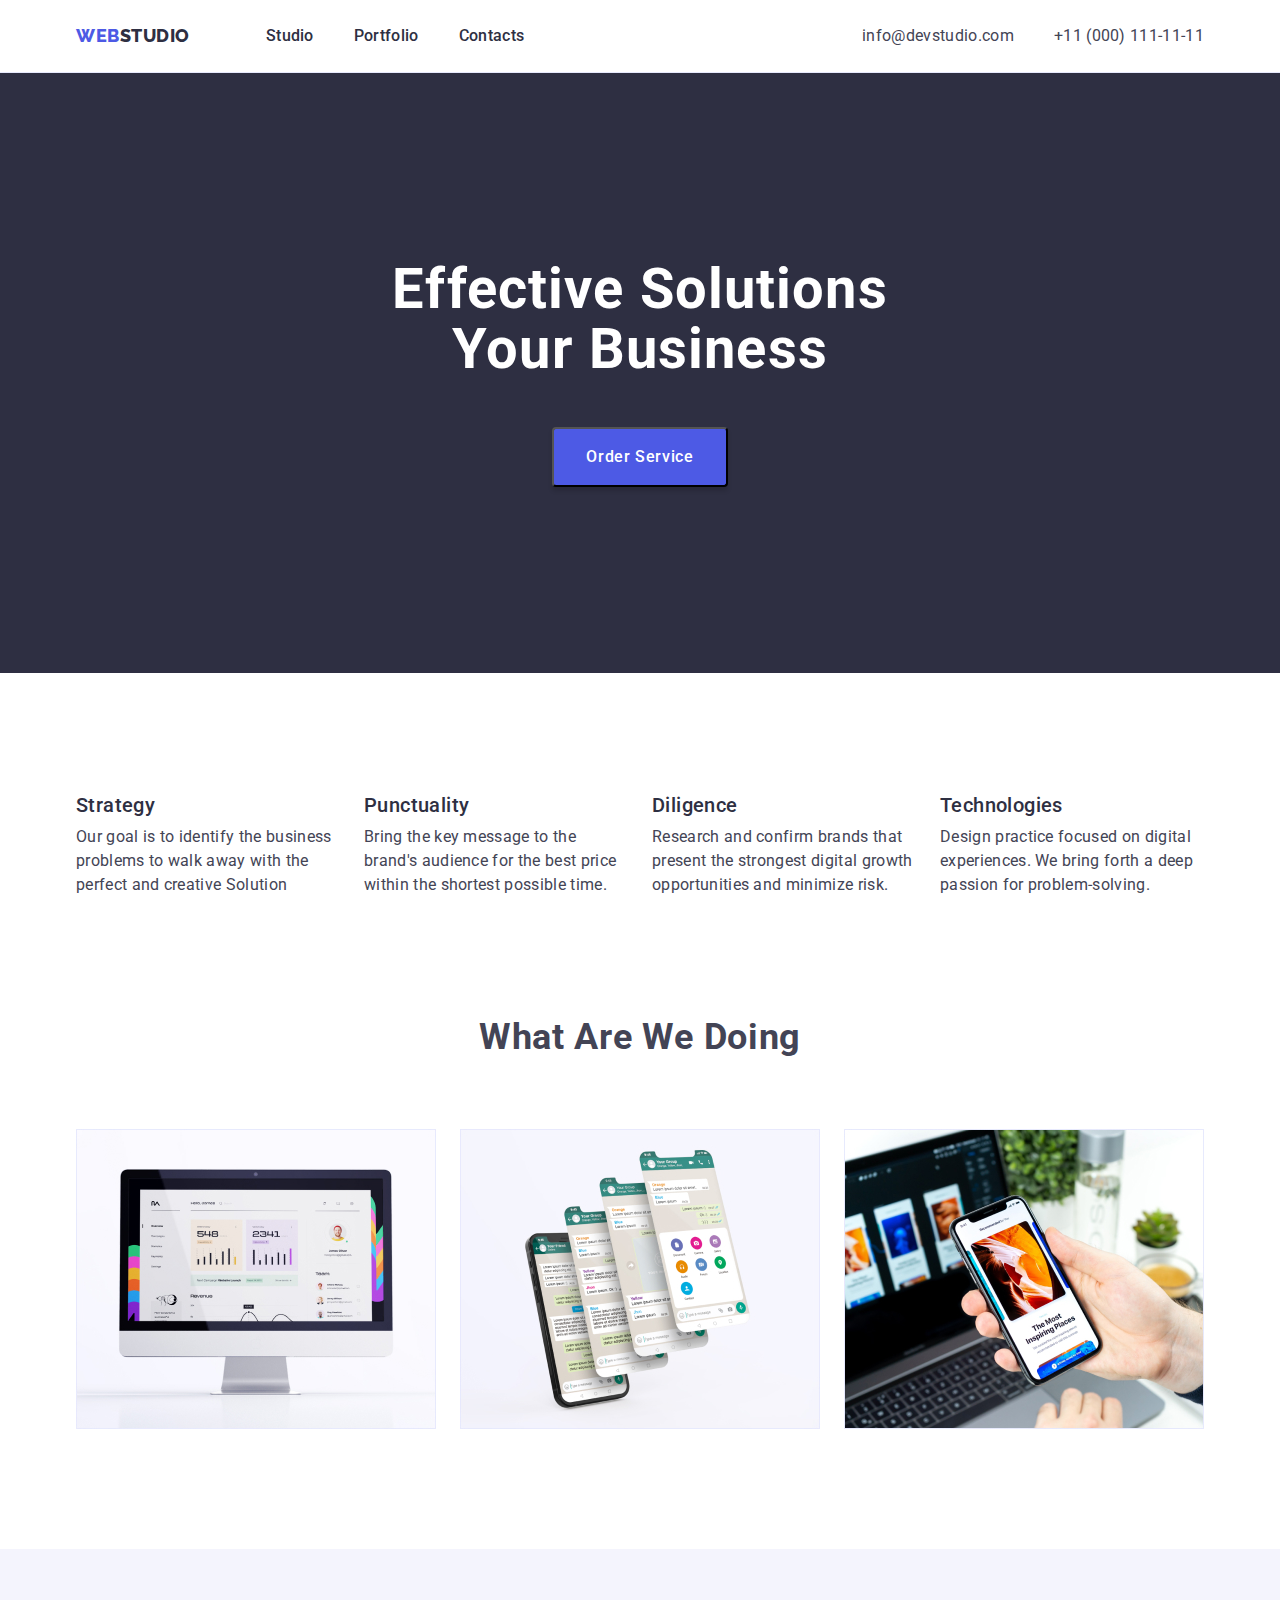
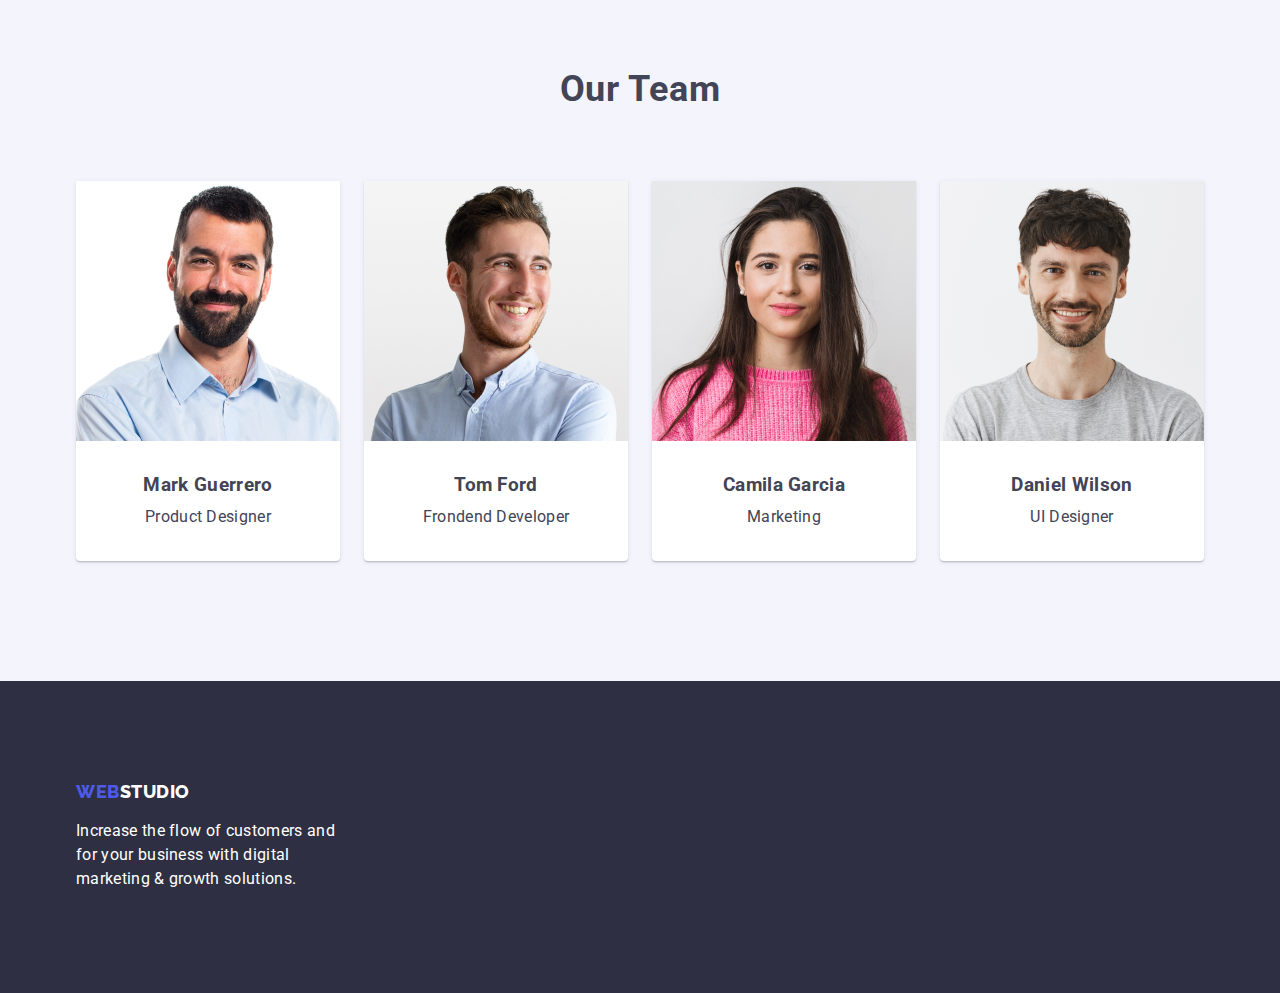
<file: index.html>
<!DOCTYPE html>
<html lang="en">
  <head>
    <meta charset="UTF-8" />
    <meta name="viewport" content="width=device-width, initial-scale=1.0" />
    <title>homework #3</title>
    <link
      rel="stylesheet"
      href="https://cdnjs.cloudflare.com/ajax/libs/modern-normalize/2.0.0/modern-normalize.min.css"
    />
    <link rel="stylesheet" href="css/style.css" />
  </head>
  <body>
    <!-- header -->
    <header class="header">
      <!-- nav bar -->
      <div class="navigation-container container">
        <nav class="navigation">
          <a href="index.html" class="logo"
            ><span class="webtext">WEB</span>STUDIO</a
          >
          <ul class="navigation-list">
            <li class="navigation-item list">
              <a class="navigation-link medium-text" href="index.html"
                >Studio</a
              >
            </li>
            <li class="navigation-item list">
              <a class="navigation-link medium-text" href="portfolio.html"
                >Portfolio</a
              >
            </li>
            <li class="navigation-item list">
              <a class="navigation-link medium-text" href="#">Contacts</a>
            </li>
          </ul>
        </nav>
        <address class="address-container">
          <a href="mailto:info@devstudio.com" class="mail-header link"
            >info@devstudio.com
          </a>
          <a href="tel:110001111111" class="phone-header link"
            >+11 (000) 111-11-11
          </a>
        </address>
      </div>
    </header>
    <!-- MAIN -->
    <main>
      <!-- SECTION 1 -->
      <section class="hero-background">
        <h1 class="text-hero">Effective Solutions Your Business</h1>
        <button class="button-hero button-text" type="button">
          Order Service
        </button>
      </section>
      <!-- SECTION 2 -->
      <section class="feature-section section">
        <div class="feature-container container">
          <h2 hidden class="section-title">Feature</h2>
          <ul class="feature-list">
            <li class="feature-item list">
              <h3 class="description-title">Strategy</h3>
              <p class="feature-description">
                Our goal is to identify the business problems to walk away with
                the perfect and creative Solution
              </p>
            </li>
            <li class="feature-item list">
              <h3 class="description-title">Punctuality</h3>
              <p class="feature-description">
                Bring the key message to the brand's audience for the best price
                within the shortest possible time.
              </p>
            </li>
            <li class="feature-item list">
              <h3 class="description-title">Diligence</h3>
              <p class="feature-description">
                Research and confirm brands that present the strongest digital
                growth opportunities and minimize risk.
              </p>
            </li>
            <li class="feature-item list">
              <h3 class="description-title">Technologies</h3>
              <p class="feature-description">
                Design practice focused on digital experiences. We bring forth a
                deep passion for problem-solving.
              </p>
            </li>
          </ul>
        </div>
      </section>
      <!-- SECTION 3 -->
      <section class="service-section section-no-padding-top">
        <div class="service-container container">
          <h2 class="section-title">What Are We Doing</h2>
          <ul class="service-list">
            <li class="service-item list">
              <img src="image/img1.jpg" alt="image 1" />
            </li>
            <li class="service-item list">
              <img src="image/img2.jpg" alt="image 2" />
            </li>
            <li class="service-item list">
              <img src="image/img3.jpg" alt="image 3" />
            </li>
          </ul>
        </div>
      </section>
      <!-- SECTION 4 -->
      <section class="teamcard-section section">
        <div class="teamcard-container container">
          <h2 class="section-title">Our Team</h2>
          <ul class="teamcard-list">
            <li class="teamcard-item list">
              <img src="image/teamcard1.jpg" alt="picture 1" />
              <div class="teamcard-description">
                <h3>Mark Guerrero</h3>
                <p>Product Designer</p>
              </div>
            </li>

            <li class="teamcard-item list">
              <img src="image/teamcard2.jpg" alt="picture 2" />
              <div class="teamcard-description">
                <h3>Tom Ford</h3>
                <p>Frondend Developer</p>
              </div>
            </li>

            <li class="teamcard-item list">
              <img src="image/teamcard3.jpg" alt="picture 3" />
              <div class="teamcard-description">
                <h3>Camila Garcia</h3>
                <p>Marketing</p>
              </div>
            </li>

            <li class="teamcard-item list">
              <img src="image/teamcard4.png" alt="picture 4" />
              <div class="teamcard-description">
                <h3>Daniel Wilson</h3>
                <p>UI Designer</p>
              </div>
            </li>
          </ul>
        </div>
      </section>
    </main>
    <!-- FOOTER -->
    <footer class="footer">
      <div class="footer-container container">
        <a href="index.html" class="logo footer-logo"
          ><span class="webtext">WEB</span
          ><span class="footer-logo">STUDIO</span></a
        >
        <p>
          Increase the flow of customers and<br />
          for your business with digital<br />
          marketing & growth solutions.
        </p>
      </div>
    </footer>
  </body>
</html>
</file>
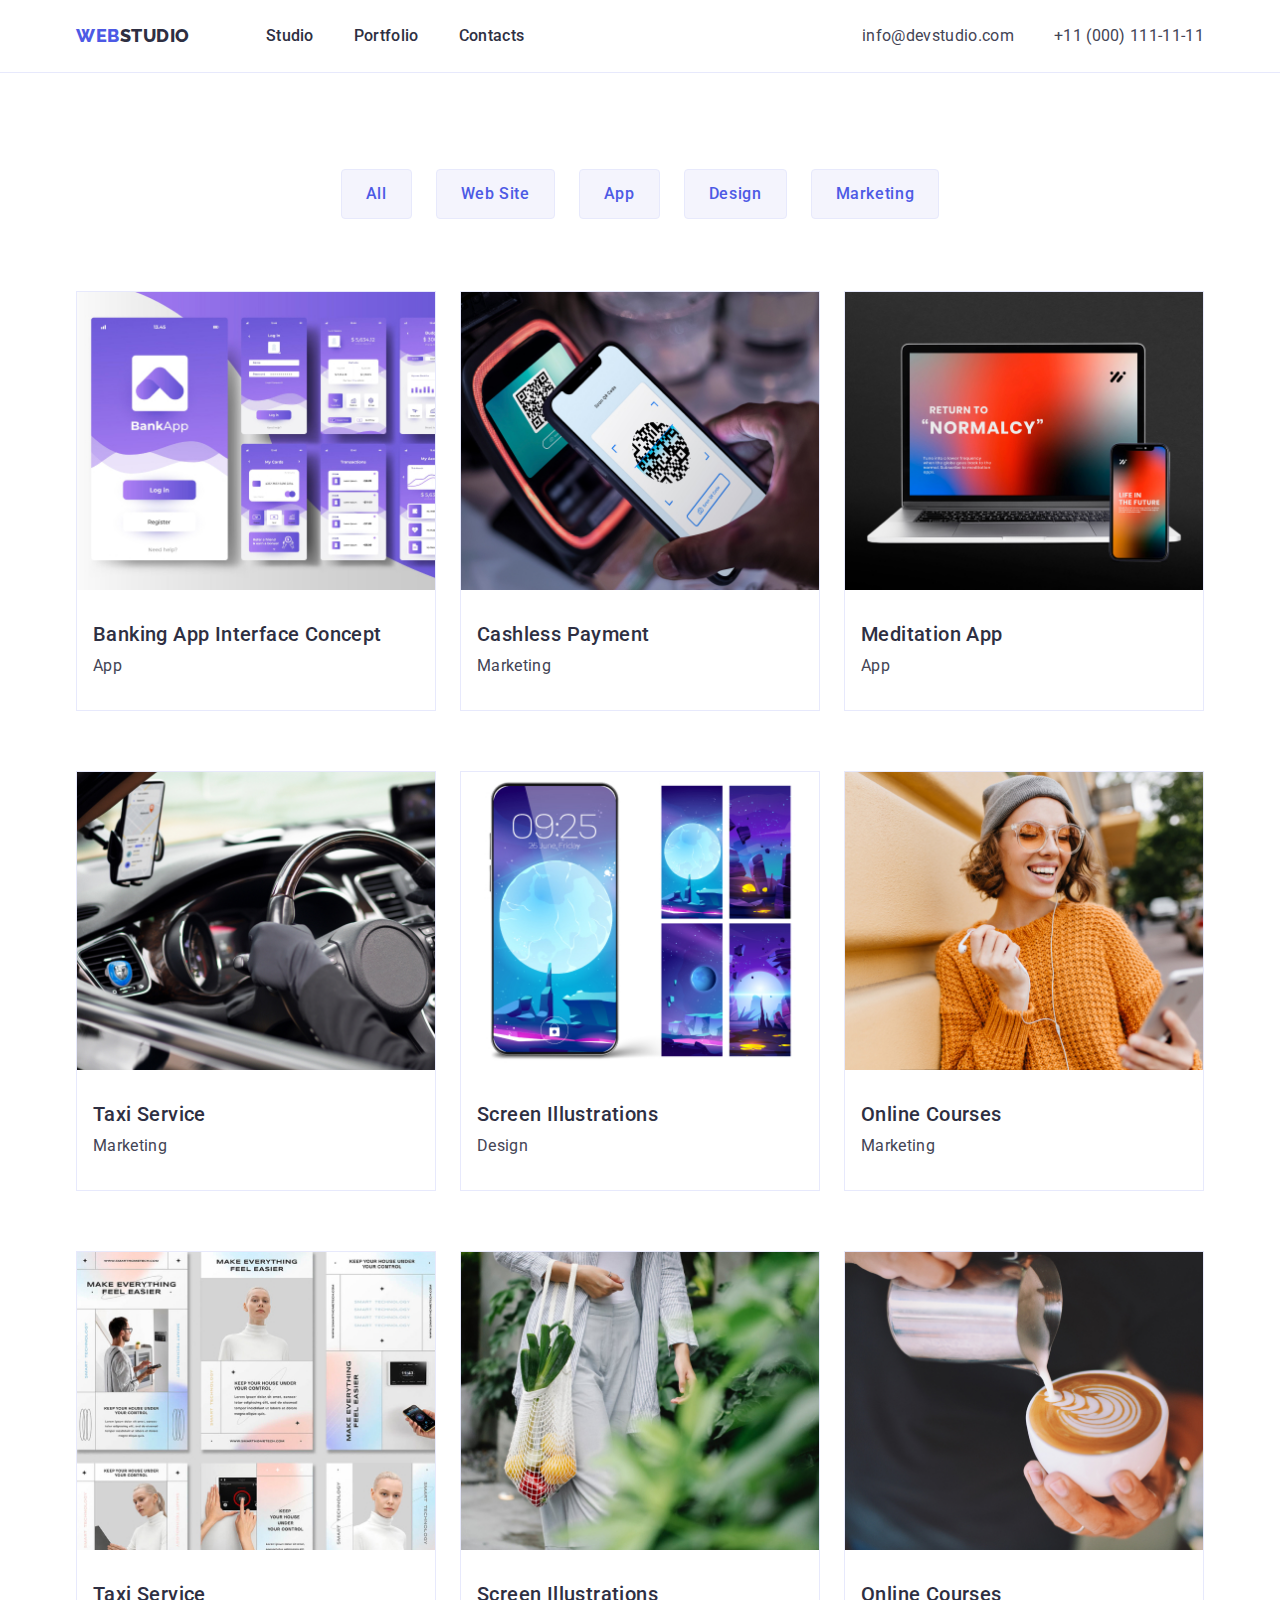
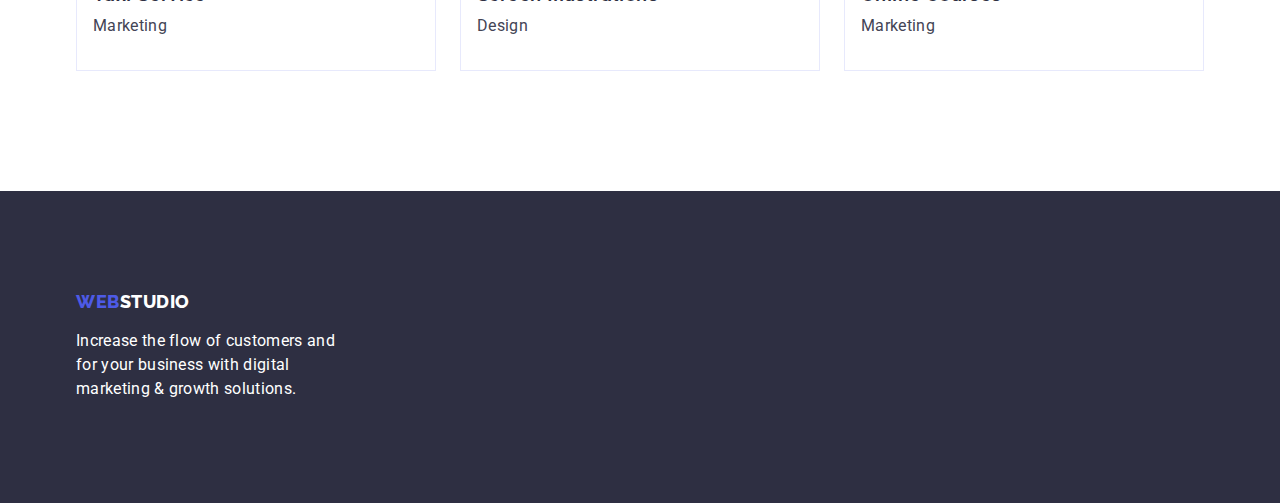
<file: portfolio.html>
<!DOCTYPE html>
<html lang="en">
  <head>
    <meta charset="UTF-8" />
    <meta name="viewport" content="width=device-width, initial-scale=1.0" />
    <title>homework #3</title>
    <link rel="stylesheet" href="css/style.css" />
  </head>
  <body>
    <header class="header">
      <div class="navigation-container container">
        <nav class="navigation">
          <a href="index.html" class="logo"
            ><span class="webtext">WEB</span>STUDIO</a
          >
          <ul class="navigation-list">
            <li class="navigation-item list">
              <a class="navigation-link medium-text" href="index.html"
                >Studio</a
              >
            </li>
            <li class="navigation-item list">
              <a class="navigation-link medium-text" href="portfolio.html"
                >Portfolio</a
              >
            </li>
            <li class="navigation-item list">
              <a class="navigation-link medium-text" href="#">Contacts</a>
            </li>
          </ul>
        </nav>
        <address class="address-container">
          <a href="mailto:info@devstudio.com" class="mail-header link"
            >info@devstudio.com
          </a>
          <a href="tel:110001111111" class="phone-header link"
            >+11 (000) 111-11-11
          </a>
        </address>
      </div>
    </header>
    <main>
      <section class="project-section section-no-padding-top">
        <div class="project-container container">
          <div class="button-filter-container">
            <button class="button-filter button-text" type="button">All</button>
            <button class="button-filter button-text" type="button">
              Web Site
            </button>
            <button class="button-filter button-text" type="button">App</button>
            <button class="button-filter button-text" type="button">
              Design
            </button>
            <button class="button-filter button-text" type="button">
              Marketing
            </button>
          </div>

          <ul class="project-list">
            <li class="project-item list">
              <img src="image/portfolio/img1.jpg" alt="picture 1" />
              <div class="project-content">
                <h3 class="description-title">Banking App Interface Concept</h3>
                <p>App</p>
              </div>
            </li>
            <li class="project-item list">
              <img src="image/portfolio/img2.jpg" alt="picture 2" />
              <div class="project-content">
                <h3 class="description-title">Cashless Payment</h3>
                <p>Marketing</p>
              </div>
            </li>
            <li class="project-item list">
              <img src="image/portfolio/img3.jpg" alt="picture 3" />
              <div class="project-content">
                <h3 class="description-title">Meditation App</h3>
                <p>App</p>
              </div>
            </li>

            <li class="project-item list">
              <img src="image/portfolio/img4.jpg" alt="picture 1" />
              <div class="project-content">
                <h3 class="description-title">Taxi Service</h3>
                <p>Marketing</p>
              </div>
            </li>
            <li class="project-item list">
              <img src="image/portfolio/img5.jpg" alt="picture 2" />
              <div class="project-content">
                <h3 class="description-title">Screen Illustrations</h3>
                <p>Design</p>
              </div>
            </li>
            <li class="project-item list">
              <img src="image/portfolio/img6.jpg" alt="picture 3" />
              <div class="project-content">
                <h3 class="description-title">Online Courses</h3>
                <p>Marketing</p>
              </div>
            </li>

            <li class="project-item list">
              <img src="image/portfolio/img7.jpg" alt="picture 1" />
              <div class="project-content">
                <h3 class="description-title">Taxi Service</h3>
                <p>Marketing</p>
              </div>
            </li>
            <li class="project-item list">
              <img src="image/portfolio/img8.jpg" alt="picture 2" />
              <div class="project-content">
                <h3 class="description-title">Screen Illustrations</h3>
                <p>Design</p>
              </div>
            </li>
            <li class="project-item list">
              <img src="image/portfolio/img9.jpg" alt="picture 3" />
              <div class="project-content">
                <h3 class="description-title">Online Courses</h3>
                <p>Marketing</p>
              </div>
            </li>
          </ul>
        </div>
      </section>
    </main>

    <footer class="footer">
      <div class="footer-container">
        <a href="index.html" class="logo footer-logo"
          ><span class="webtext">WEB</span
          ><span class="footer-logo">STUDIO</span></a
        >
        <p>
          Increase the flow of customers and<br />
          for your business with digital<br />
          marketing & growth solutions.
        </p>
      </div>
    </footer>
  </body>
</html>
</file>
<file: css/style.css>
@import url('https://fonts.googleapis.com/css2?family=Raleway:wght@800&family=Roboto:wght@400;500;700;800;900&display=swap');

*,
*::before,
*::after {
    box-sizing: border-box;
}

:root {
    --iris: #4D5AE5;
    --ocean: #404BBF;
    --navy-blue: #2E2F42;
    --green: #31D0AA;
    --slate: #434455;
    --light-slate: #8E8F99;
    --cornflower: #E7E9FC;
    --cloud: #F4F4FD;
    --navy-blue-mpdal: #2E2F42;
    --grey: #2E2F42;
    --white: #FFFFFF;
    --dairy: #FCFCFC;
}

body {
    font-family: Roboto;
    font-weight: 400;
    font-size: 16px;
    line-height: 1.5rem;
    letter-spacing: 0.32px;
    font-style: normal;
    color: var(--slate, #434455);
    margin: 0;
}

.address-container .link {
    font-family: Roboto;
    font-weight: 400;
    font-size: 16px;
    line-height: 1.5rem;
    letter-spacing: 0.32px;
    font-style: normal;
    color: var(--slate);
}

img {
    display: block;
    max-width: 100%;
    height: auto;
}

h1,
h2,
h3,
h4,
h5,
h6,
p,
ul
 {
    margin: 0;
    padding: 0;
}

.link {
text-decoration: none;
}

.list {
list-style: none;
}

.footer-logo {
    color: var(--white);
}

.webtext {
    color: var(--iris)
}

.container {
    width: 1158px;
    margin: 0 auto;
    padding: 0 15px;
}

.section {
    padding-top: 120px;
    padding-bottom: 120px;
}
.section-no-padding-top {
    padding-bottom: 120px;
}

.header {
    border-bottom: 1px solid var(--cornflower);
}

h1 {
    font-family: Roboto;
    font-size: 56px;
    font-style: normal;
    font-weight: 700;
    line-height: 3.75rem;
    letter-spacing: 1.12px;
    color: var(--white, #FFF);
}

.section-title {
    font-family: Roboto;
    font-size: 36px;
    font-style: normal;
    font-weight: 700;
    line-height: 2.5rem;
    letter-spacing: 0.72px;
    text-align: center;
    margin-bottom: 72px;
}

.description-title {
    font-family: Roboto;
    font-size: 20px;
    font-style: normal;
    font-weight: 500;
    line-height: 1.rem;
    letter-spacing: 0.4px;
    color: var(--navy-blue);
}

.medium-text {
    font-family: Roboto;
    font-size: 16px;
    font-style: normal;
    font-weight: 500;
    line-height: 1.5rem;
    letter-spacing: 0.32px;
    text-decoration: none;
    color: var(--navyblue, #2E2F42);
}

.logo {
    text-decoration: none;
    margin-right: 10px;
    color: var(--navy-blue);
    font-family: Raleway;
    font-size: 18px;
    font-style: normal;
    font-weight: 800;
    line-height: 1.125rem;
    letter-spacing: 0.54px;
}

.button-text {
    font-family: Roboto;
    font-size: 16px;
    font-style: normal;
    font-weight: 500;
    line-height: 1.5rem;
    letter-spacing: 0.64px;
    cursor: pointer;
}

.navigation-container {
    height: 72px;
    display: flex;
    justify-content: space-between;
    align-items: center;
}

.navigation-list {
    display: flex;
    gap: 40px;
    padding-left: 66px;
}

.navigation {
    display: flex;
    align-items: center;
}
.navigation-link, .link {
    position: relative;
}

.navigation-link:hover {
    color: var(--ocean, #404BBF);
}

.navigation-link:hover::before {
    content: '';
    position: absolute;
    bottom: -20px;
    /* left: 0; */
    width: 100%;
    height: 4px;
    border-radius: 2px;
    background-color: var(--ocean, #404BBF);
}

.address-container {
    display: flex;
    gap: 40px;
}

.address-container a:hover {
    color: var(--ocean, #404BBF);
}

.address-container a:hover::before {
    content: '';
    position: absolute;
    bottom: -20px;
    left: 0;
    width: 100%;
    height: 4px;
    border-radius: 2px;
    background-color: var(--ocean, #404BBF);
}

.hero-background {
    height: 600px;
    background-color: var(--navy-blue);
    display: flex;
    flex-direction: column;
    justify-content: center;
    align-items: center;
    row-gap: 48px;
}

.text-hero {
    text-align: center;
    width: 496px;
}

.button-hero {
    padding: 16px 32px;
    border-radius: 4px;
    background: var(--iris);
    box-shadow: 0px 4px 4px 0px rgba(0, 0, 0, 0.15);
    color: var(--white);
}

.button-hero:hover {
    background: var(--ocean);
}

.button-hero:active {
    background: var(--iris)
}

.feature-list {
    display: flex;
    gap: 24px; 
}

.feature-item {
    display: flex;
    width: 264px;
    flex-direction: column;
    gap: 8px;
}

.service-list {
    display: flex;
    gap: 24px;
}

.service-item {
    display: flex;
    width: 360px;
    flex-direction: column;
    gap: 24px;
}

.teamcard-section {
    background: var(--cloud);
}

.teamcard-list {
    display: flex;
    gap: 24px;
    padding: 0;
    margin: 0;
}

.teamcard-item {
    border-radius: 0px 0px 4px 4px;
    background: var(--white);
    box-shadow: 0px 2px 1px 0px rgba(46, 47, 66, 0.08), 0px 1px 1px 0px rgba(46, 47, 66, 0.16), 0px 1px 6px 0px rgba(46, 47, 66, 0.08);
}

.teamcard-description {
    display: flex;
    width: 232px;
    flex-direction: column;
    align-items: center;
    margin: auto;
    gap: 8px;
    padding: 32px 0;
}

.footer {
    background: var(--navy-blue);
    height: 312px;
    display: flex;
    justify-content: center;
    align-items: center;
}

.footer-container {
    display: flex;
    flex-direction: column;
    color: var(--white);
    width: 1158px;
    margin: 0 auto;
    padding: 0 15px;
    row-gap: 17.5px;
}

.button-filter {
    padding: 12px 24px;
    border-radius: 4px;
    border: 1px solid var(--cornflower);
    background: var(--cloud);
    color: var(--iris);
}

.button-filter-container {
    display: flex;
    margin-bottom: 72px;
    justify-content: center;
    text-align: center;
    gap: 24px;
    padding-top: 96px;
}

.button-filter:hover {
    color: var(--white);
    background: var(--ocean);
    box-shadow: 0px 2px 2px 0px rgba(0, 0, 0, 0.12), 0px 2px 1px 0px rgba(0, 0, 0, 0.08), 0px 3px 1px 0px rgba(0, 0, 0, 0.10);
}

.project-item {
    display: flex;
    width: 360px;
    height: 420px;
    flex-direction: column;
    gap: 32px;
    border: 1px solid var(--cornflower);
    background: var(--white);
}

.project-list {
    display: flex;
    flex-wrap: wrap;
    column-gap: 24px;
    row-gap: 60px;
    margin: 0;
}

.project-content {
    display: flex;
    padding: 0px 16px;
    flex-direction: column;
    gap: 8px;
}
</file>
